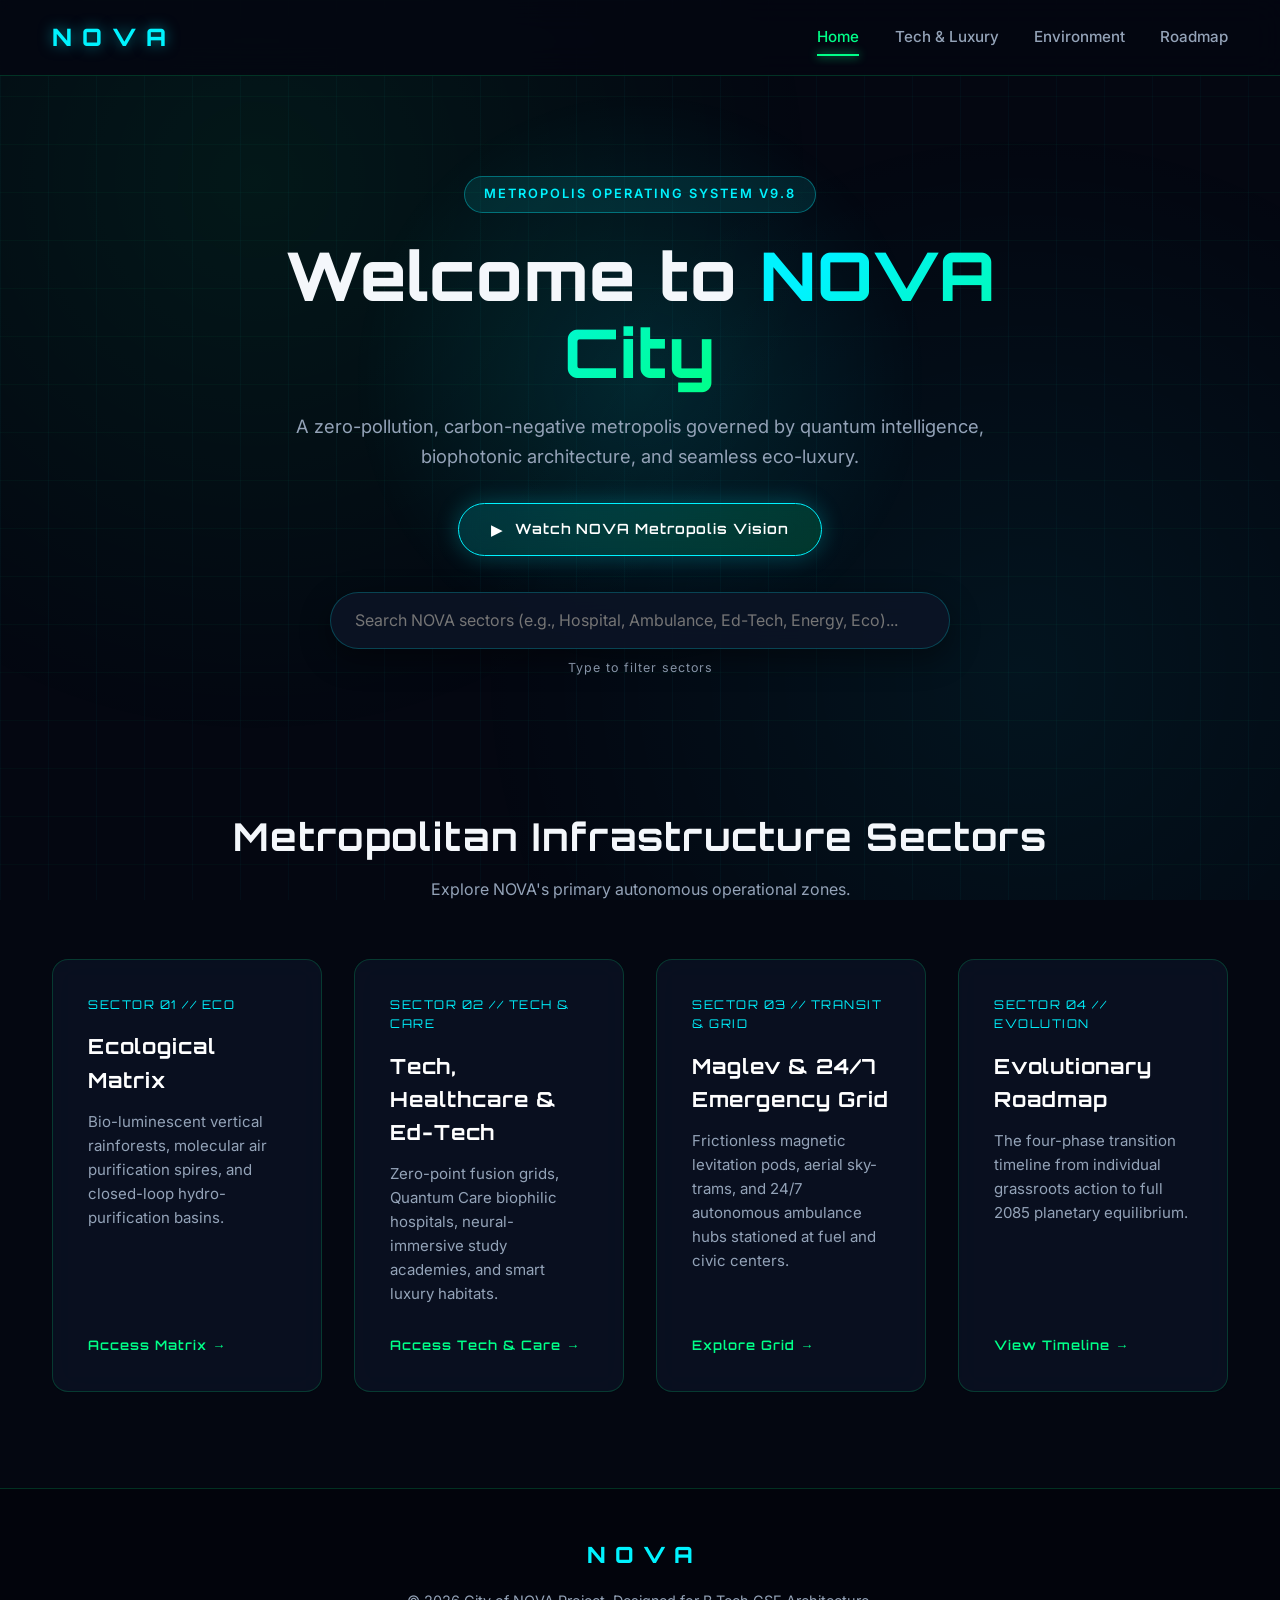
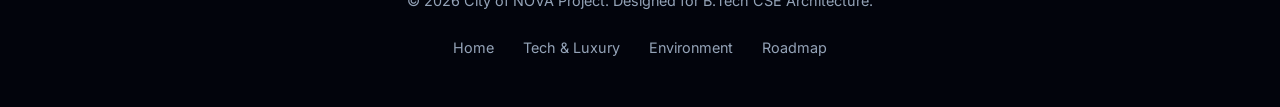
<file: index.html>
<!DOCTYPE html>
<html lang="en">
<head>
    <meta charset="UTF-8">
    <meta name="viewport" content="width=device-width, initial-scale=1.0">
    <title>NOVA | Zero-Pollution Futuristic Metropolis</title>
    <link rel="stylesheet" href="index.css">
    <link href="https://fonts.googleapis.com/css2?family=Orbitron:wght@400;600;800&family=Inter:wght@300;400;500;600&display=swap" rel="stylesheet">
</head>
<body>

    <!-- Animated Background Cyber Grid -->
    <div class="cyber-grid-bg"></div>

    <!-- Navigation Bar -->
    <header class="navbar">
        <div class="nav-container">
            <div class="logo">
                <span class="logo-glow">N O V A</span>
            </div>
            <nav class="nav-links">
                <a href="index.html" class="active">Home</a>
                <a href="tech.html">Tech & Luxury</a>
                <a href="environment.html">Environment</a>
                <a href="roadmap.html">Roadmap</a>
            </nav>
        </div>
    </header>

    <!-- Hero Section with Functional Search Bar & Video CTA -->
    <section class="hero-section">
        <div class="hero-glow"></div>
        <div class="hero-content">
            <span class="badge">Metropolis Operating System v9.8</span>
            <h1>Welcome to <span class="gradient-text">NOVA City</span></h1>
            <p>A zero-pollution, carbon-negative metropolis governed by quantum intelligence, biophotonic architecture, and seamless eco-luxury.</p>
            
            <!-- Futuristic City Video Redirect Button (2+ Minutes Showcase) -->
            <div class="hero-cta-group">
                <a href="https://youtu.be/V328AMkg5XQ?si=64-BNq6-FMfr2GJL" target="_blank" rel="noopener noreferrer" class="video-cta-btn">
                    <span class="play-icon">▶</span> Watch NOVA Metropolis Vision
                </a>
            </div>

            <!-- Functional Live Search Bar -->
            <div class="search-wrapper">
                <div class="search-input-box">
                    <input type="text" id="citySearchInput" placeholder="Search NOVA sectors (e.g., Hospital, Ambulance, Ed-Tech, Energy, Eco)..." autocomplete="off">
                    <button type="button" id="clearSearchBtn" class="clear-search-btn hidden" aria-label="Clear search">✕</button>
                </div>
                <div id="searchIndicator" class="search-indicator">Type to filter sectors</div>
            </div>
        </div>
    </section>

    <!-- City Sectors / Modules Grid -->
    <section class="sectors-section">
        <div class="container">
            <div class="section-header">
                <h2>Metropolitan Infrastructure Sectors</h2>
                <p class="section-subtitle">Explore NOVA's primary autonomous operational zones.</p>
            </div>

            <div id="sectorsGrid" class="sectors-grid">

                <!-- Card 1: Environment -->
                <div class="sector-card" data-keywords="environment eco forest green waste water aqi air purification spires climate nature">
                    <div class="card-glow"></div>
                    <div class="sector-tag">SECTOR 01 // ECO</div>
                    <h3>Ecological Matrix</h3>
                    <p>Bio-luminescent vertical rainforests, molecular air purification spires, and closed-loop hydro-purification basins.</p>
                    <a href="environment.html" class="sector-link">Access Matrix →</a>
                </div>

                <!-- Card 2: Tech, Luxury, Healthcare & Education -->
                <div class="sector-card" data-keywords="tech luxury ai quantum energy homes hospital hospitals healthcare medical family comfort education ed-tech academy study learning holodeck penthouses">
                    <div class="card-glow"></div>
                    <div class="sector-tag">SECTOR 02 // TECH & CARE</div>
                    <h3>Tech, Healthcare & Ed-Tech</h3>
                    <p>Zero-point fusion grids, Quantum Care biophilic hospitals, neural-immersive study academies, and smart luxury habitats.</p>
                    <a href="tech.html" class="sector-link">Access Tech & Care →</a>
                </div>

                <!-- Card 3: Transit & 24/7 Emergency Grid -->
                <div class="sector-card" data-keywords="transit transport maglev travel roads ambulance emergency 24/7 rapid response petrol fuel hubs sky-tram drone">
                    <div class="card-glow"></div>
                    <div class="sector-tag">SECTOR 03 // TRANSIT & GRID</div>
                    <h3>Maglev & 24/7 Emergency Grid</h3>
                    <p>Frictionless magnetic levitation pods, aerial sky-trams, and 24/7 autonomous ambulance hubs stationed at fuel and civic centers.</p>
                    <a href="tech.html" class="sector-link">Explore Grid →</a>
                </div>

                <!-- Card 4: Roadmap -->
                <div class="sector-card" data-keywords="roadmap evolution citizen innovation 2085 timeline future phases development">
                    <div class="card-glow"></div>
                    <div class="sector-tag">SECTOR 04 // EVOLUTION</div>
                    <h3>Evolutionary Roadmap</h3>
                    <p>The four-phase transition timeline from individual grassroots action to full 2085 planetary equilibrium.</p>
                    <a href="roadmap.html" class="sector-link">View Timeline →</a>
                </div>

            </div>

            <!-- No Results State -->
            <div id="noResults" class="no-results hidden">
                <p>No matching sector found in NOVA database. Try searching for "Eco", "Hospital", "Ambulance", "Ed-Tech", or "Transit".</p>
            </div>
        </div>
    </section>

    <!-- Footer -->
    <footer class="footer">
        <div class="footer-container">
            <div class="footer-logo">N O V A</div>
            <p>&copy; 2026 City of NOVA Project. Designed for B.Tech CSE Architecture.</p>
            <div class="footer-links">
                <a href="index.html">Home</a>
                <a href="tech.html">Tech & Luxury</a>
                <a href="environment.html">Environment</a>
                <a href="roadmap.html">Roadmap</a>
            </div>
        </div>
    </footer>

    <!-- JavaScript File -->
    <script src="index.js"></script>
</body>
</html>
</file>
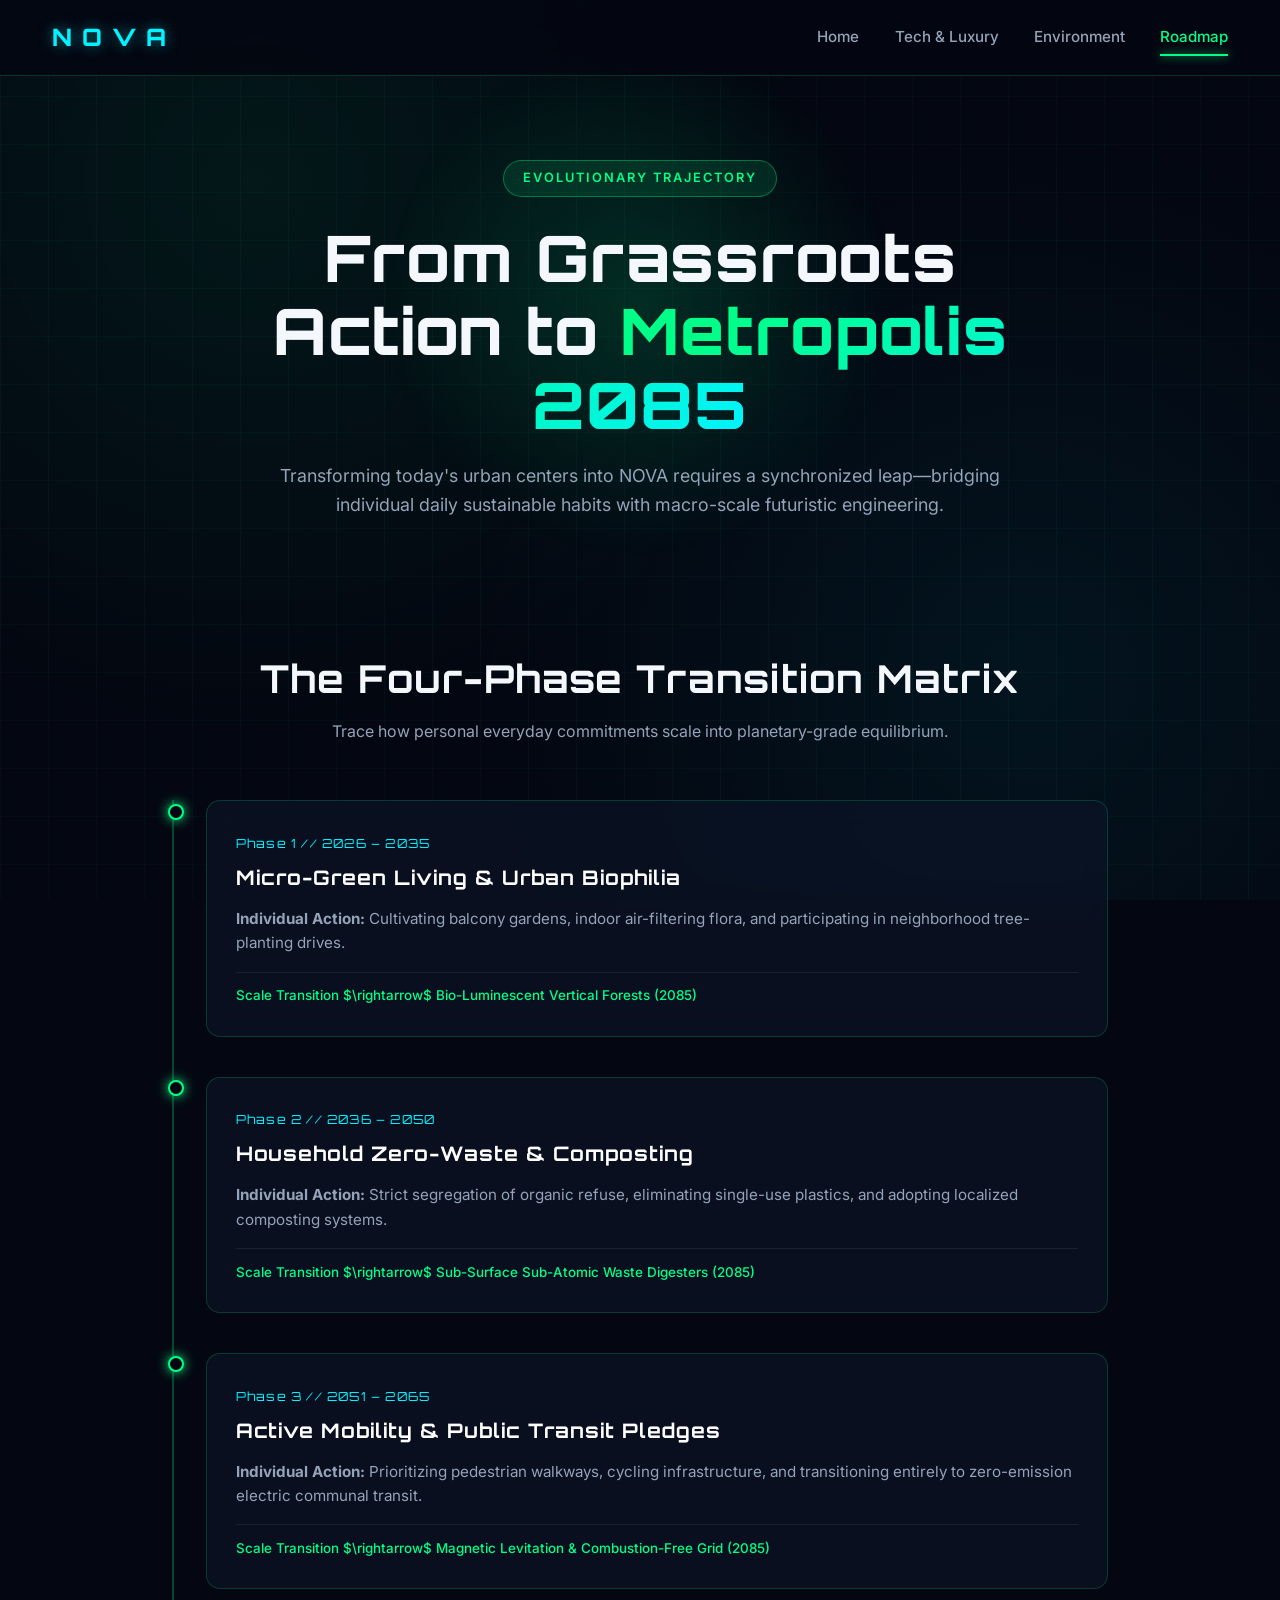
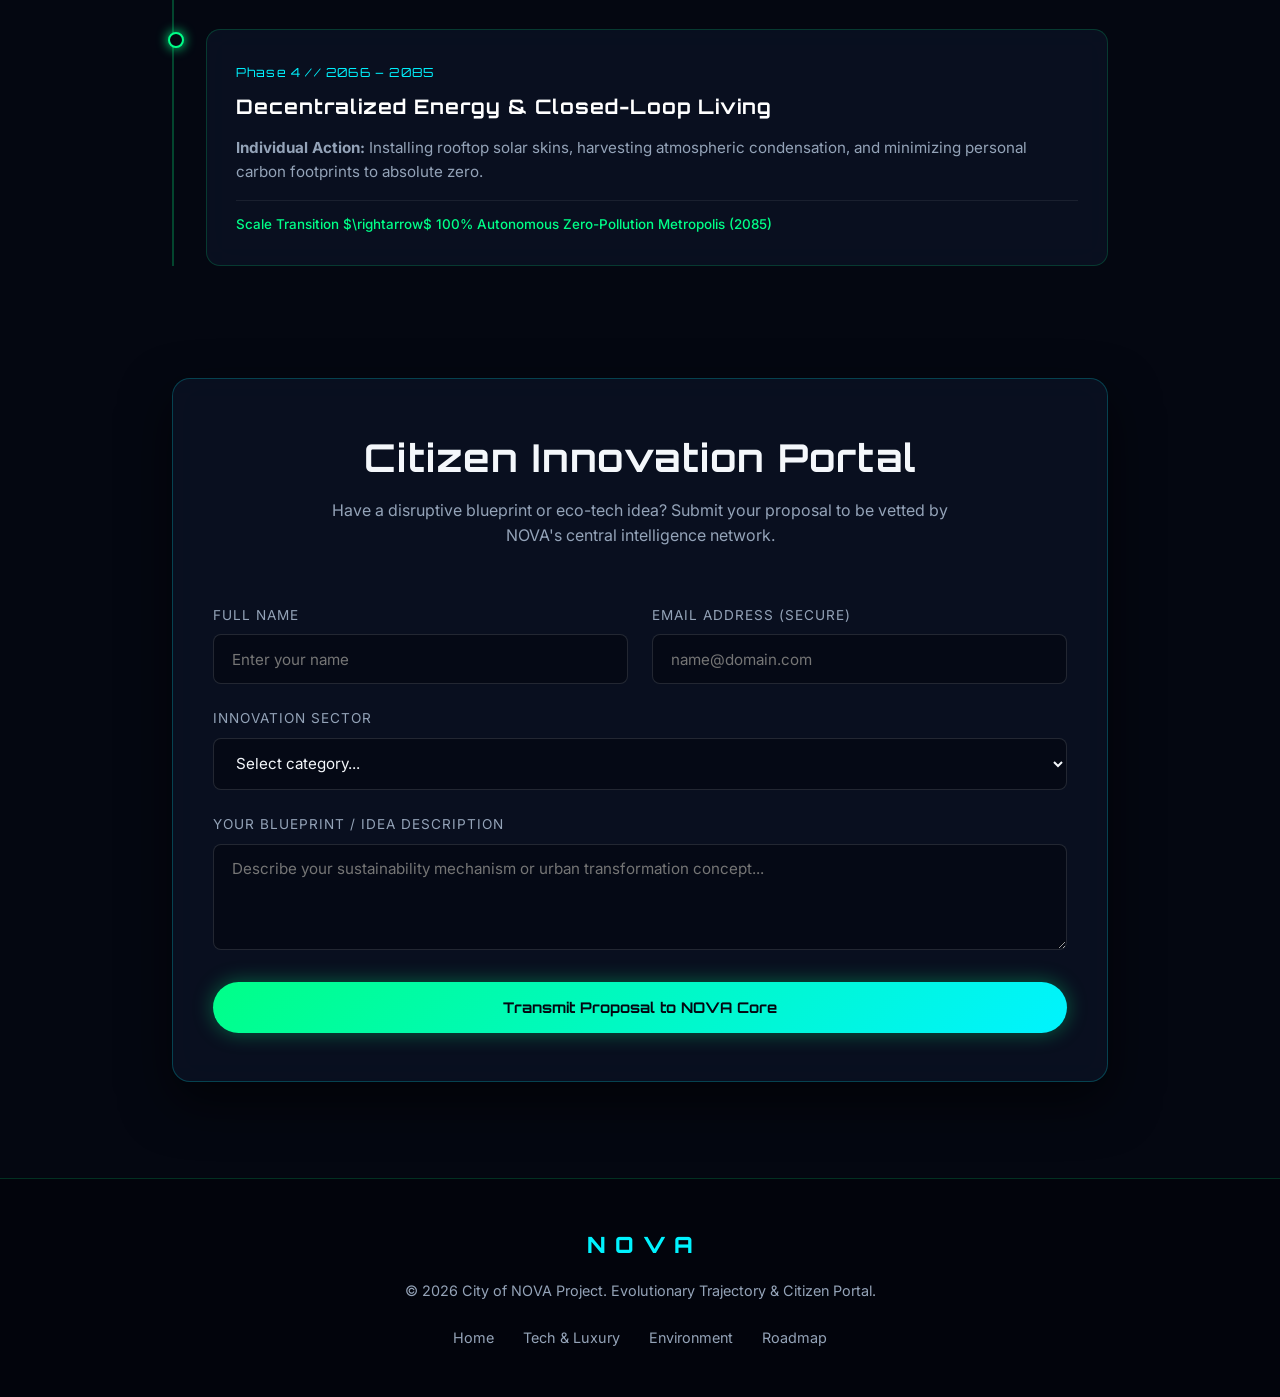
<file: roadmap.html>
<!DOCTYPE html>
<html lang="en">
<head>
    <meta charset="UTF-8">
    <meta name="viewport" content="width=device-width, initial-scale=1.0">
    <title>NOVA | Citizen Roadmap & Innovation Portal</title>
    <link rel="stylesheet" href="roadmap.css">
    <link href="https://fonts.googleapis.com/css2?family=Orbitron:wght@400;600;800&family=Inter:wght@300;400;500;600&display=swap" rel="stylesheet">
</head>
<body>

    <!-- Animated Background Cyber Grid -->
    <div class="cyber-grid-bg"></div>

    <!-- Navigation Bar -->
    <header class="navbar">
        <div class="nav-container">
            <div class="logo">
                <span class="logo-glow">N O V A</span>
            </div>
            <nav class="nav-links">
                <a href="index.html">Home</a>
                <a href="tech.html">Tech & Luxury</a>
                <a href="environment.html">Environment</a>
                <a href="roadmap.html" class="active">Roadmap</a>
            </nav>
        </div>
    </header>

    <!-- Roadmap Hero Section -->
    <section class="roadmap-hero">
        <div class="hero-glow"></div>
        <div class="hero-content">
            <span class="badge">Evolutionary Trajectory</span>
            <h1>From Grassroots Action to <span class="gradient-text">Metropolis 2085</span></h1>
            <p>Transforming today's urban centers into NOVA requires a synchronized leap—bridging individual daily sustainable habits with macro-scale futuristic engineering.</p>
        </div>
    </section>

    <!-- Interactive Roadmap Timeline Section -->
    <section class="timeline-section">
        <div class="container">
            <div class="section-header">
                <h2>The Four-Phase Transition Matrix</h2>
                <p class="section-subtitle">Trace how personal everyday commitments scale into planetary-grade equilibrium.</p>
            </div>

            <div class="timeline-container">
                
                <!-- Timeline Step 1 -->
                <div class="timeline-item">
                    <div class="timeline-dot"></div>
                    <div class="timeline-content">
                        <span class="timeline-phase">Phase 1 // 2026 – 2035</span>
                        <h3>Micro-Green Living & Urban Biophilia</h3>
                        <p><strong>Individual Action:</strong> Cultivating balcony gardens, indoor air-filtering flora, and participating in neighborhood tree-planting drives.</p>
                        <div class="timeline-scale">Scale Transition $\rightarrow$ Bio-Luminescent Vertical Forests (2085)</div>
                    </div>
                </div>

                <!-- Timeline Step 2 -->
                <div class="timeline-item">
                    <div class="timeline-dot"></div>
                    <div class="timeline-content">
                        <span class="timeline-phase">Phase 2 // 2036 – 2050</span>
                        <h3>Household Zero-Waste & Composting</h3>
                        <p><strong>Individual Action:</strong> Strict segregation of organic refuse, eliminating single-use plastics, and adopting localized composting systems.</p>
                        <div class="timeline-scale">Scale Transition $\rightarrow$ Sub-Surface Sub-Atomic Waste Digesters (2085)</div>
                    </div>
                </div>

                <!-- Timeline Step 3 -->
                <div class="timeline-item">
                    <div class="timeline-dot"></div>
                    <div class="timeline-content">
                        <span class="timeline-phase">Phase 3 // 2051 – 2065</span>
                        <h3>Active Mobility & Public Transit Pledges</h3>
                        <p><strong>Individual Action:</strong> Prioritizing pedestrian walkways, cycling infrastructure, and transitioning entirely to zero-emission electric communal transit.</p>
                        <div class="timeline-scale">Scale Transition $\rightarrow$ Magnetic Levitation & Combustion-Free Grid (2085)</div>
                    </div>
                </div>

                <!-- Timeline Step 4 -->
                <div class="timeline-item">
                    <div class="timeline-dot"></div>
                    <div class="timeline-content">
                        <span class="timeline-phase">Phase 4 // 2066 – 2085</span>
                        <h3>Decentralized Energy & Closed-Loop Living</h3>
                        <p><strong>Individual Action:</strong> Installing rooftop solar skins, harvesting atmospheric condensation, and minimizing personal carbon footprints to absolute zero.</p>
                        <div class="timeline-scale">Scale Transition $\rightarrow$ 100% Autonomous Zero-Pollution Metropolis (2085)</div>
                    </div>
                </div>

            </div>
        </div>
    </section>

    <!-- Citizen Innovation & Suggestion Portal Form -->
    <section class="portal-section">
        <div class="container">
            <div class="portal-card">
                <div class="section-header">
                    <h2>Citizen Innovation Portal</h2>
                    <p class="section-subtitle">Have a disruptive blueprint or eco-tech idea? Submit your proposal to be vetted by NOVA's central intelligence network.</p>
                </div>

                <form id="innovationForm" class="innovation-form">
                    <div class="form-grid">
                        <div class="form-group">
                            <label for="citizenName">Full Name</label>
                            <input type="text" id="citizenName" required placeholder="Enter your name">
                        </div>
                        <div class="form-group">
                            <label for="citizenEmail">Email Address (Secure)</label>
                            <input type="email" id="citizenEmail" required placeholder="name@domain.com">
                        </div>
                    </div>
                    
                    <div class="form-group">
                        <label for="ecoCategory">Innovation Sector</label>
                        <select id="ecoCategory" required>
                            <option value="" disabled selected>Select category...</option>
                            <option value="Forests">Vertical Forests & Flora</option>
                            <option value="Air">Air Purification & Spires</option>
                            <option value="Water">Hydro Systems & Conservation</option>
                            <option value="Waste">Zero-Waste & Circular Loops</option>
                            <option value="Transit">Maglev & Transit Systems</option>
                        </select>
                    </div>

                    <div class="form-group">
                        <label for="proposalText">Your Blueprint / Idea Description</label>
                        <textarea id="proposalText" rows="4" required placeholder="Describe your sustainability mechanism or urban transformation concept..."></textarea>
                    </div>

                    <button type="submit" class="submit-btn">Transmit Proposal to NOVA Core</button>
                </form>

                <!-- Success Feedback Message -->
                <div id="formSuccess" class="form-success hidden">
                    <h3>Transmission Successful</h3>
                    <p>Your proposal has been logged, encrypted, and filtered into the NOVA Innovation Database. We will reach out via your secure email.</p>
                </div>
            </div>
        </div>
    </section>

    <!-- Footer -->
    <footer class="footer">
        <div class="footer-container">
            <div class="footer-logo">N O V A</div>
            <p>&copy; 2026 City of NOVA Project. Evolutionary Trajectory & Citizen Portal.</p>
            <div class="footer-links">
                <a href="index.html">Home</a>
                <a href="tech.html">Tech & Luxury</a>
                <a href="environment.html">Environment</a>
                <a href="roadmap.html">Roadmap</a>
            </div>
        </div>
    </footer>

    <!-- Basic JavaScript for Form Handling & Filtering -->
    <script src="roadmap.js"></script>
</body>
</html>
</file>
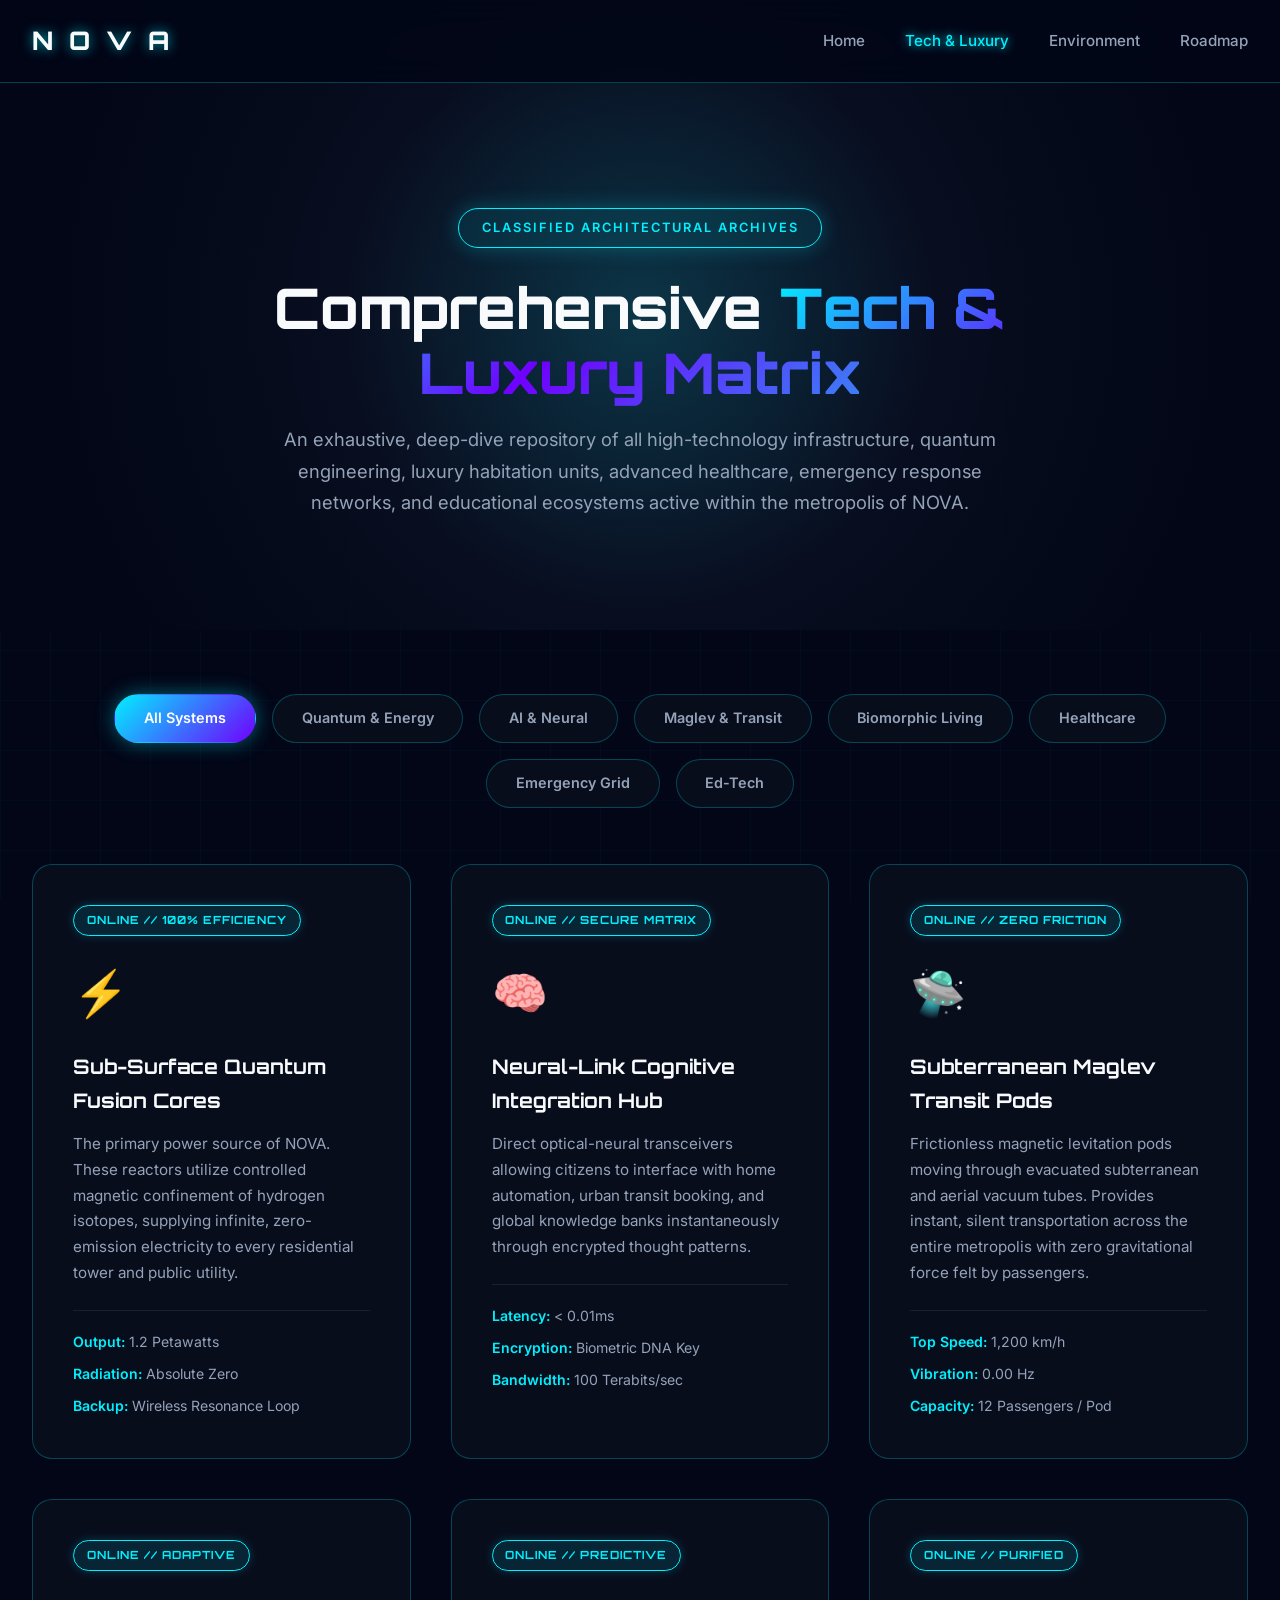
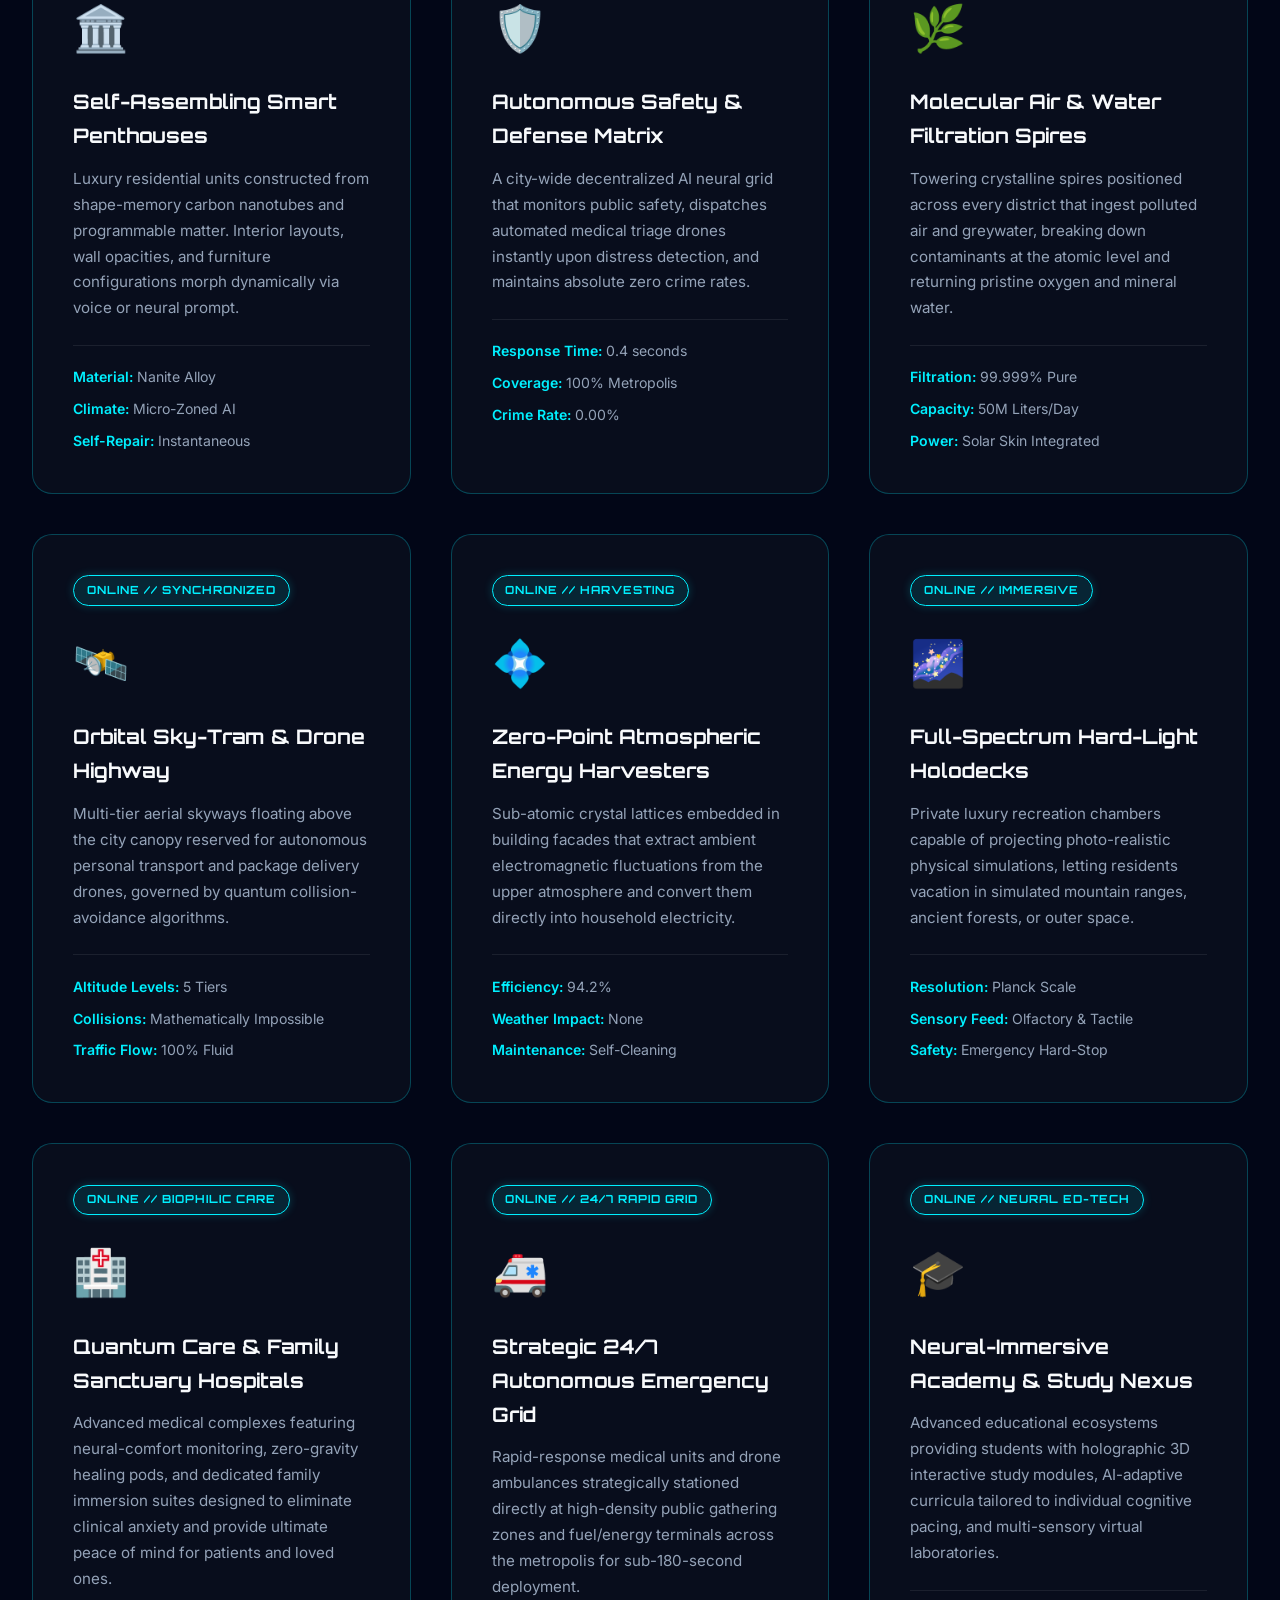
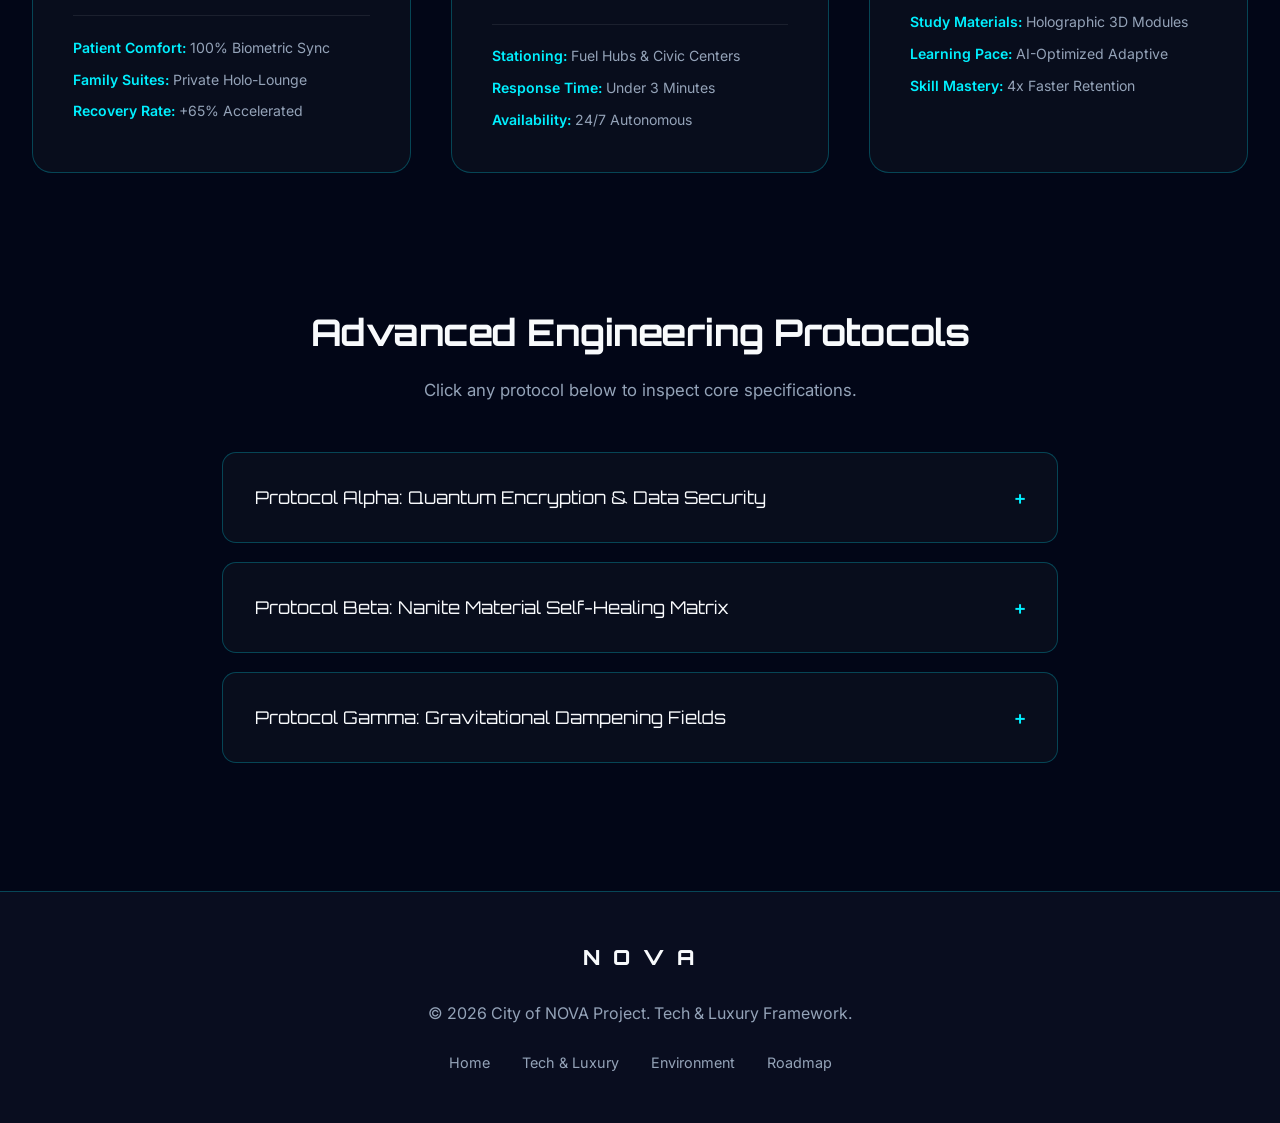
<file: tech.html>
<!DOCTYPE html>
<html lang="en">
<head>
    <meta charset="UTF-8">
    <meta name="viewport" content="width=device-width, initial-scale=1.0">
    <title>NOVA | Comprehensive Tech & Luxury Matrix</title>
    <link rel="stylesheet" href="tech.css">
    <link href="https://fonts.googleapis.com/css2?family=Orbitron:wght@400;600;800&family=Inter:wght@300;400;500;600&display=swap" rel="stylesheet">
</head>
<body>

    <!-- Animated Background Cyber Grid -->
    <div class="cyber-grid-bg"></div>

    <!-- Navigation Bar -->
    <header class="navbar">
        <div class="nav-container">
            <div class="logo">
                <span class="logo-glow">N O V A</span>
            </div>
            <nav class="nav-links">
                <a href="index.html">Home</a>
                <a href="tech.html" class="active">Tech & Luxury</a>
                <a href="environment.html">Environment</a>
                <a href="roadmap.html">Roadmap</a>
            </nav>
        </div>
    </header>

    <!-- Hero Section -->
    <section class="tech-hero">
        <div class="hero-glow"></div>
        <div class="hero-content">
            <span class="badge">Classified Architectural Archives</span>
            <h1>Comprehensive <span class="gradient-text">Tech & Luxury Matrix</span></h1>
            <p>An exhaustive, deep-dive repository of all high-technology infrastructure, quantum engineering, luxury habitation units, advanced healthcare, emergency response networks, and educational ecosystems active within the metropolis of NOVA.</p>
        </div>
    </section>

    <!-- Interactive Pure CSS Category Filter Section -->
    <section class="tech-matrix-section">
        <div class="container">
            
            <!-- Hidden Radio Inputs for Pure CSS Filtering -->
            <input type="radio" name="tech-filter" id="filter-all" checked class="filter-input">
            <input type="radio" name="tech-filter" id="filter-energy" class="filter-input">
            <input type="radio" name="tech-filter" id="filter-ai" class="filter-input">
            <input type="radio" name="tech-filter" id="filter-transit" class="filter-input">
            <input type="radio" name="tech-filter" id="filter-living" class="filter-input">
            <input type="radio" name="tech-filter" id="filter-health" class="filter-input">
            <input type="radio" name="tech-filter" id="filter-emergency" class="filter-input">
            <input type="radio" name="tech-filter" id="filter-education" class="filter-input">

            <!-- Filter Buttons Navigation -->
            <div class="filter-tabs">
                <label for="filter-all" class="tab-btn">All Systems</label>
                <label for="filter-energy" class="tab-btn">Quantum & Energy</label>
                <label for="filter-ai" class="tab-btn">AI & Neural</label>
                <label for="filter-transit" class="tab-btn">Maglev & Transit</label>
                <label for="filter-living" class="tab-btn">Biomorphic Living</label>
                <label for="filter-health" class="tab-btn">Healthcare</label>
                <label for="filter-emergency" class="tab-btn">Emergency Grid</label>
                <label for="filter-education" class="tab-btn">Ed-Tech</label>
            </div>

            <!-- Bulky Content Grid -->
            <div class="matrix-grid">

                <!-- Module 1: Energy -->
                <div class="matrix-card" data-category="energy">
                    <div class="card-status active-status">ONLINE // 100% EFFICIENCY</div>
                    <div class="card-icon">⚡</div>
                    <h3>Sub-Surface Quantum Fusion Cores</h3>
                    <p>The primary power source of NOVA. These reactors utilize controlled magnetic confinement of hydrogen isotopes, supplying infinite, zero-emission electricity to every residential tower and public utility.</p>
                    <div class="spec-list">
                        <div class="spec-item"><span>Output:</span> 1.2 Petawatts</div>
                        <div class="spec-item"><span>Radiation:</span> Absolute Zero</div>
                        <div class="spec-item"><span>Backup:</span> Wireless Resonance Loop</div>
                    </div>
                </div>

                <!-- Module 2: AI & Neural -->
                <div class="matrix-card" data-category="ai">
                    <div class="card-status active-status">ONLINE // SECURE MATRIX</div>
                    <div class="card-icon">🧠</div>
                    <h3>Neural-Link Cognitive Integration Hub</h3>
                    <p>Direct optical-neural transceivers allowing citizens to interface with home automation, urban transit booking, and global knowledge banks instantaneously through encrypted thought patterns.</p>
                    <div class="spec-list">
                        <div class="spec-item"><span>Latency:</span> &lt; 0.01ms</div>
                        <div class="spec-item"><span>Encryption:</span> Biometric DNA Key</div>
                        <div class="spec-item"><span>Bandwidth:</span> 100 Terabits/sec</div>
                    </div>
                </div>

                <!-- Module 3: Transit -->
                <div class="matrix-card" data-category="transit">
                    <div class="card-status active-status">ONLINE // ZERO FRICTION</div>
                    <div class="card-icon">🛸</div>
                    <h3>Subterranean Maglev Transit Pods</h3>
                    <p>Frictionless magnetic levitation pods moving through evacuated subterranean and aerial vacuum tubes. Provides instant, silent transportation across the entire metropolis with zero gravitational force felt by passengers.</p>
                    <div class="spec-list">
                        <div class="spec-item"><span>Top Speed:</span> 1,200 km/h</div>
                        <div class="spec-item"><span>Vibration:</span> 0.00 Hz</div>
                        <div class="spec-item"><span>Capacity:</span> 12 Passengers / Pod</div>
                    </div>
                </div>

                <!-- Module 4: Living -->
                <div class="matrix-card" data-category="living">
                    <div class="card-status active-status">ONLINE // ADAPTIVE</div>
                    <div class="card-icon">🏛️</div>
                    <h3>Self-Assembling Smart Penthouses</h3>
                    <p>Luxury residential units constructed from shape-memory carbon nanotubes and programmable matter. Interior layouts, wall opacities, and furniture configurations morph dynamically via voice or neural prompt.</p>
                    <div class="spec-list">
                        <div class="spec-item"><span>Material:</span> Nanite Alloy</div>
                        <div class="spec-item"><span>Climate:</span> Micro-Zoned AI</div>
                        <div class="spec-item"><span>Self-Repair:</span> Instantaneous</div>
                    </div>
                </div>

                <!-- Module 5: AI & Neural -->
                <div class="matrix-card" data-category="ai">
                    <div class="card-status active-status">ONLINE // PREDICTIVE</div>
                    <div class="card-icon">🛡️</div>
                    <h3>Autonomous Safety & Defense Matrix</h3>
                    <p>A city-wide decentralized AI neural grid that monitors public safety, dispatches automated medical triage drones instantly upon distress detection, and maintains absolute zero crime rates.</p>
                    <div class="spec-list">
                        <div class="spec-item"><span>Response Time:</span> 0.4 seconds</div>
                        <div class="spec-item"><span>Coverage:</span> 100% Metropolis</div>
                        <div class="spec-item"><span>Crime Rate:</span> 0.00%</div>
                    </div>
                </div>

                <!-- Module 6: Living -->
                <div class="matrix-card" data-category="living">
                    <div class="card-status active-status">ONLINE // PURIFIED</div>
                    <div class="card-icon">🌿</div>
                    <h3>Molecular Air & Water Filtration Spires</h3>
                    <p>Towering crystalline spires positioned across every district that ingest polluted air and greywater, breaking down contaminants at the atomic level and returning pristine oxygen and mineral water.</p>
                    <div class="spec-list">
                        <div class="spec-item"><span>Filtration:</span> 99.999% Pure</div>
                        <div class="spec-item"><span>Capacity:</span> 50M Liters/Day</div>
                        <div class="spec-item"><span>Power:</span> Solar Skin Integrated</div>
                    </div>
                </div>

                <!-- Module 7: Transit -->
                <div class="matrix-card" data-category="transit">
                    <div class="card-status active-status">ONLINE // SYNCHRONIZED</div>
                    <div class="card-icon">🛰️</div>
                    <h3>Orbital Sky-Tram & Drone Highway</h3>
                    <p>Multi-tier aerial skyways floating above the city canopy reserved for autonomous personal transport and package delivery drones, governed by quantum collision-avoidance algorithms.</p>
                    <div class="spec-list">
                        <div class="spec-item"><span>Altitude Levels:</span> 5 Tiers</div>
                        <div class="spec-item"><span>Collisions:</span> Mathematically Impossible</div>
                        <div class="spec-item"><span>Traffic Flow:</span> 100% Fluid</div>
                    </div>
                </div>

                <!-- Module 8: Energy -->
                <div class="matrix-card" data-category="energy">
                    <div class="card-status active-status">ONLINE // HARVESTING</div>
                    <div class="card-icon">💠</div>
                    <h3>Zero-Point Atmospheric Energy Harvesters</h3>
                    <p>Sub-atomic crystal lattices embedded in building facades that extract ambient electromagnetic fluctuations from the upper atmosphere and convert them directly into household electricity.</p>
                    <div class="spec-list">
                        <div class="spec-item"><span>Efficiency:</span> 94.2%</div>
                        <div class="spec-item"><span>Weather Impact:</span> None</div>
                        <div class="spec-item"><span>Maintenance:</span> Self-Cleaning</div>
                    </div>
                </div>

                <!-- Module 9: Living -->
                <div class="matrix-card" data-category="living">
                    <div class="card-status active-status">ONLINE // IMMERSIVE</div>
                    <div class="card-icon">🌌</div>
                    <h3>Full-Spectrum Hard-Light Holodecks</h3>
                    <p>Private luxury recreation chambers capable of projecting photo-realistic physical simulations, letting residents vacation in simulated mountain ranges, ancient forests, or outer space.</p>
                    <div class="spec-list">
                        <div class="spec-item"><span>Resolution:</span> Planck Scale</div>
                        <div class="spec-item"><span>Sensory Feed:</span> Olfactory & Tactile</div>
                        <div class="spec-item"><span>Safety:</span> Emergency Hard-Stop</div>
                    </div>
                </div>

                <!-- ==========================================
                     NEW ADDITIONS WITH DEDICATED CATEGORIES
                     ========================================== -->

                <!-- Module 10: Advanced Healthcare & Family Comfort -->
                <div class="matrix-card" data-category="health">
                    <div class="card-status active-status">ONLINE // BIOPHILIC CARE</div>
                    <div class="card-icon">🏥</div>
                    <h3>Quantum Care & Family Sanctuary Hospitals</h3>
                    <p>Advanced medical complexes featuring neural-comfort monitoring, zero-gravity healing pods, and dedicated family immersion suites designed to eliminate clinical anxiety and provide ultimate peace of mind for patients and loved ones.</p>
                    <div class="spec-list">
                        <div class="spec-item"><span>Patient Comfort:</span> 100% Biometric Sync</div>
                        <div class="spec-item"><span>Family Suites:</span> Private Holo-Lounge</div>
                        <div class="spec-item"><span>Recovery Rate:</span> +65% Accelerated</div>
                    </div>
                </div>

                <!-- Module 11: Strategic 24/7 Ambulance & Emergency Grid -->
                <div class="matrix-card" data-category="emergency">
                    <div class="card-status active-status">ONLINE // 24/7 RAPID GRID</div>
                    <div class="card-icon">🚑</div>
                    <h3>Strategic 24/7 Autonomous Emergency Grid</h3>
                    <p>Rapid-response medical units and drone ambulances strategically stationed directly at high-density public gathering zones and fuel/energy terminals across the metropolis for sub-180-second deployment.</p>
                    <div class="spec-list">
                        <div class="spec-item"><span>Stationing:</span> Fuel Hubs & Civic Centers</div>
                        <div class="spec-item"><span>Response Time:</span> Under 3 Minutes</div>
                        <div class="spec-item"><span>Availability:</span> 24/7 Autonomous</div>
                    </div>
                </div>

                <!-- Module 12: Next-Gen Educational Technology -->
                <div class="matrix-card" data-category="education">
                    <div class="card-status active-status">ONLINE // NEURAL ED-TECH</div>
                    <div class="card-icon">🎓</div>
                    <h3>Neural-Immersive Academy & Study Nexus</h3>
                    <p>Advanced educational ecosystems providing students with holographic 3D interactive study modules, AI-adaptive curricula tailored to individual cognitive pacing, and multi-sensory virtual laboratories.</p>
                    <div class="spec-list">
                        <div class="spec-item"><span>Study Materials:</span> Holographic 3D Modules</div>
                        <div class="spec-item"><span>Learning Pace:</span> AI-Optimized Adaptive</div>
                        <div class="spec-item"><span>Skill Mastery:</span> 4x Faster Retention</div>
                    </div>
                </div>

            </div>
        </div>
    </section>

    <!-- Deep Technical Accordion Section -->
    <section class="deep-specs-section">
        <div class="container">
            <div class="section-header">
                <h2>Advanced Engineering Protocols</h2>
                <p class="section-subtitle">Click any protocol below to inspect core specifications.</p>
            </div>

            <div class="accordion-group">
                <details class="accordion-item">
                    <summary>Protocol Alpha: Quantum Encryption & Data Security</summary>
                    <div class="accordion-body">
                        <p>All data traffic within NOVA is secured using entanglement-based quantum key distribution (QKD). Any attempt by an unauthorized entity to intercept communication collapses the quantum state, alerting the defense matrix instantly and rendering intercepted packets into randomized noise.</p>
                    </div>
                </details>
                <details class="accordion-item">
                    <summary>Protocol Beta: Nanite Material Self-Healing Matrix</summary>
                    <div class="accordion-body">
                        <p>Structural foundations and public architecture are infused with dormant catalytic nanobots. Upon sustaining micro-fractures from seismic stress or wear, nanobots migrate to the affected zone, polymerize carbon-fiber bonds, and restore tensile strength within 120 seconds.</p>
                    </div>
                </details>
                <details class="accordion-item">
                    <summary>Protocol Gamma: Gravitational Dampening Fields</summary>
                    <div class="accordion-body">
                        <p>Utilized in residential high-rises and high-speed maglev transport cars. Localized graviton flux generators counteract gravitational acceleration, allowing passengers to experience absolute stability during extreme acceleration maneuvers.</p>
                    </div>
                </details>
            </div>
        </div>
    </section>

    <!-- Footer -->
    <footer class="footer">
        <div class="footer-container">
            <div class="footer-logo">N O V A</div>
            <p>&copy; 2026 City of NOVA Project. Tech & Luxury Framework.</p>
            <div class="footer-links">
                <a href="index.html">Home</a>
                <a href="tech.html">Tech & Luxury</a>
                <a href="environment.html">Environment</a>
                <a href="roadmap.html">Roadmap</a>
            </div>
        </div>
    </footer>
<script src="tech.js"></script>
</body>
</html>
</file>
<file: index.css>
/* ==========================================
   NOVA - Home Page & Search UI CSS (Fully Responsive)
   ========================================== */

:root {
  --bg-deep: #040711;
  --bg-surface: rgba(12, 20, 38, 0.72);
  --bg-surface-hover: rgba(16, 28, 52, 0.9);
  --border-glass: rgba(0, 255, 136, 0.18);
  --border-cyan: rgba(0, 243, 255, 0.22);
  --neon-emerald: #00ff88;
  --neon-cyan: #00f3ff;
  --text-main: #f4f7fb;
  --text-muted: #94a3b8;
  --transition: all 0.35s cubic-bezier(0.25, 0.8, 0.25, 1);
}

* {
  margin: 0;
  padding: 0;
  box-sizing: border-box;
}

body {
  background-color: var(--bg-deep);
  color: var(--text-main);
  font-family: 'Inter', sans-serif;
  line-height: 1.6;
  overflow-x: hidden;
  position: relative;
}

h1, h2, h3, .logo-glow, .footer-logo, .sector-tag {
  font-family: 'Orbitron', sans-serif;
  letter-spacing: 1px;
}

/* ==========================================
   Animated Cyber Grid Background
   ========================================== */
.cyber-grid-bg {
  position: fixed;
  inset: 0;
  z-index: -1;
  background-image:
    linear-gradient(rgba(0, 255, 136, 0.03) 1px, transparent 1px),
    linear-gradient(90deg, rgba(0, 243, 255, 0.03) 1px, transparent 1px),
    radial-gradient(circle at 20% 20%, rgba(0, 255, 136, 0.07) 0%, transparent 45%),
    radial-gradient(circle at 80% 75%, rgba(0, 243, 255, 0.06) 0%, transparent 45%);
  background-size: 48px 48px, 48px 48px, 100% 100%, 100% 100%;
  pointer-events: none;
}

/* ==========================================
   Navigation Bar
   ========================================== */
.navbar {
  position: fixed;
  top: 0;
  left: 0;
  width: 100%;
  z-index: 1000;
  background: rgba(4, 7, 17, 0.85);
  backdrop-filter: blur(16px);
  border-bottom: 1px solid var(--border-glass);
}

.nav-container {
  max-width: 1240px;
  margin: 0 auto;
  padding: 1.15rem 2rem;
  display: flex;
  justify-content: space-between;
  align-items: center;
}

.logo-glow {
  font-size: 1.5rem;
  font-weight: 800;
  color: var(--neon-cyan);
  text-shadow: 0 0 14px rgba(0, 243, 255, 0.5);
}

.nav-links {
  display: flex;
  gap: 2.2rem;
}

.nav-links a {
  text-decoration: none;
  color: var(--text-muted);
  font-size: 0.95rem;
  font-weight: 500;
  transition: var(--transition);
  position: relative;
}

.nav-links a:hover,
.nav-links a.active {
  color: var(--neon-emerald);
}

.nav-links a.active::after {
  content: '';
  position: absolute;
  bottom: -6px;
  left: 0;
  width: 100%;
  height: 2px;
  background: var(--neon-emerald);
  box-shadow: 0 0 10px var(--neon-emerald);
}

/* ==========================================
   Hero Section, Video Button & Live Search Bar
   ========================================== */
.hero-section {
  position: relative;
  padding: 11rem 2rem 5rem;
  text-align: center;
  overflow: hidden;
}

.hero-glow {
  position: absolute;
  top: 50%;
  left: 50%;
  transform: translate(-50%, -50%);
  width: 580px;
  height: 580px;
  background: radial-gradient(circle, rgba(0, 243, 255, 0.12) 0%, transparent 70%);
  pointer-events: none;
  z-index: 0;
}

.hero-content {
  position: relative;
  z-index: 1;
  max-width: 850px;
  margin: 0 auto;
}

.badge {
  display: inline-block;
  padding: 0.45rem 1.2rem;
  background: rgba(0, 243, 255, 0.1);
  border: 1px solid rgba(0, 243, 255, 0.35);
  border-radius: 50px;
  color: var(--neon-cyan);
  font-size: 0.8rem;
  font-weight: 600;
  text-transform: uppercase;
  letter-spacing: 2px;
  margin-bottom: 1.5rem;
}

.hero-section h1 {
  font-size: clamp(2.5rem, 5.5vw, 4.2rem);
  font-weight: 800;
  line-height: 1.15;
  margin-bottom: 1.3rem;
}

.gradient-text {
  background: linear-gradient(135deg, var(--neon-cyan) 20%, var(--neon-emerald) 100%);
  -webkit-background-clip: text;
  -webkit-text-fill-color: transparent;
}

.hero-section p {
  color: var(--text-muted);
  font-size: 1.15rem;
  max-width: 700px;
  margin: 0 auto 2rem;
}

/* Video Showcase Button */
.hero-cta-group {
  margin-bottom: 2.2rem;
}

.video-cta-btn {
  display: inline-flex;
  align-items: center;
  gap: 0.7rem;
  padding: 0.9rem 2rem;
  background: linear-gradient(135deg, rgba(0, 243, 255, 0.16), rgba(0, 255, 136, 0.16));
  border: 1px solid var(--neon-cyan);
  border-radius: 50px;
  color: #ffffff;
  font-family: 'Orbitron', sans-serif;
  font-size: 0.88rem;
  font-weight: 600;
  letter-spacing: 1px;
  text-decoration: none;
  backdrop-filter: blur(12px);
  box-shadow: 0 0 22px rgba(0, 243, 255, 0.25);
  transition: var(--transition);
}

.video-cta-btn:hover {
  background: linear-gradient(135deg, var(--neon-cyan), var(--neon-emerald));
  color: #040711;
  border-color: transparent;
  transform: translateY(-3px);
  box-shadow: 0 0 32px rgba(0, 255, 136, 0.55);
}

.play-icon {
  font-size: 0.85rem;
}

/* Search Bar Styling */
.search-wrapper {
  max-width: 620px;
  margin: 0 auto;
  position: relative;
}

.search-input-box {
  position: relative;
  display: flex;
  align-items: center;
}

.search-wrapper input {
  width: 100%;
  padding: 1.1rem 3.2rem 1.1rem 1.5rem;
  background: rgba(12, 20, 38, 0.85);
  border: 1px solid var(--border-cyan);
  border-radius: 50px;
  color: var(--text-main);
  font-family: 'Inter', sans-serif;
  font-size: 1rem;
  backdrop-filter: blur(12px);
  transition: var(--transition);
  box-shadow: 0 10px 30px rgba(0, 0, 0, 0.4);
}

.search-wrapper input:focus {
  outline: none;
  border-color: var(--neon-emerald);
  box-shadow: 0 0 25px rgba(0, 255, 136, 0.3);
}

.clear-search-btn {
  position: absolute;
  right: 1.1rem;
  background: rgba(255, 255, 255, 0.08);
  border: 1px solid rgba(255, 255, 255, 0.15);
  color: var(--text-muted);
  width: 28px;
  height: 28px;
  border-radius: 50%;
  font-size: 0.8rem;
  cursor: pointer;
  display: flex;
  align-items: center;
  justify-content: center;
  transition: var(--transition);
}

.clear-search-btn:hover {
  background: rgba(0, 243, 255, 0.2);
  color: var(--neon-cyan);
  border-color: var(--neon-cyan);
}

.search-indicator {
  font-size: 0.78rem;
  color: var(--text-muted);
  margin-top: 0.6rem;
  letter-spacing: 1px;
}

/* ==========================================
   Sectors Grid Section
   ========================================== */
.sectors-section {
  padding: 3rem 0 6rem;
}

.container {
  max-width: 1240px;
  margin: 0 auto;
  padding: 0 2rem;
}

.section-header {
  text-align: center;
  margin-bottom: 3.5rem;
}

.section-header h2 {
  font-size: clamp(1.8rem, 3.5vw, 2.4rem);
  margin-bottom: 0.6rem;
}

.section-subtitle {
  color: var(--text-muted);
  font-size: 1rem;
}

.sectors-grid {
  display: grid;
  grid-template-columns: repeat(auto-fit, minmax(270px, 1fr));
  gap: 2rem;
}

.sector-card {
  background: var(--bg-surface);
  border: 1px solid var(--border-glass);
  border-radius: 16px;
  padding: 2.2rem;
  backdrop-filter: blur(14px);
  transition: var(--transition);
  display: flex;
  flex-direction: column;
  position: relative;
  overflow: hidden;
}

.sector-card:hover {
  background: var(--bg-surface-hover);
  border-color: var(--neon-emerald);
  transform: translateY(-6px);
  box-shadow: 0 18px 40px rgba(0, 0, 0, 0.65), 0 0 24px rgba(0, 255, 136, 0.15);
}

.sector-tag {
  font-size: 0.75rem;
  color: var(--neon-cyan);
  margin-bottom: 1rem;
  letter-spacing: 1.5px;
}

.sector-card h3 {
  font-size: 1.3rem;
  color: #ffffff;
  margin-bottom: 0.8rem;
}

.sector-card p {
  color: var(--text-muted);
  font-size: 0.94rem;
  margin-bottom: 1.8rem;
  flex-grow: 1;
}

.sector-link {
  color: var(--neon-emerald);
  text-decoration: none;
  font-family: 'Orbitron', sans-serif;
  font-size: 0.82rem;
  font-weight: 600;
  letter-spacing: 1px;
  transition: var(--transition);
}

.sector-link:hover {
  color: var(--neon-cyan);
  text-shadow: 0 0 10px rgba(0, 243, 255, 0.4);
}

.no-results {
  text-align: center;
  padding: 3rem;
  color: var(--text-muted);
  font-size: 1.05rem;
}

.hidden {
  display: none !important;
}

/* ==========================================
   Footer
   ========================================== */
.footer {
  border-top: 1px solid var(--border-glass);
  background: rgba(3, 5, 12, 0.92);
  padding: 3rem 2rem;
  text-align: center;
}

.footer-container {
  max-width: 1200px;
  margin: 0 auto;
  display: flex;
  flex-direction: column;
  align-items: center;
  gap: 1rem;
}

.footer-logo {
  font-size: 1.4rem;
  font-weight: 800;
  color: var(--neon-cyan);
}

.footer p {
  color: var(--text-muted);
  font-size: 0.9rem;
}

.footer-links {
  display: flex;
  gap: 1.8rem;
  margin-top: 0.5rem;
  flex-wrap: wrap;
  justify-content: center;
}

.footer-links a {
  color: var(--text-muted);
  text-decoration: none;
  font-size: 0.9rem;
  transition: var(--transition);
}

.footer-links a:hover {
  color: var(--neon-emerald);
}

/* ==========================================
   Responsive Adjustments for Mobile & Tablets
   ========================================== */
@media (max-width: 768px) {
  .container, .nav-container {
    padding-left: 1rem;
    padding-right: 1rem;
  }

  .nav-container {
    flex-direction: column;
    gap: 0.8rem;
    padding-top: 1rem;
    padding-bottom: 1rem;
  }

  .nav-links {
    gap: 1.2rem;
    flex-wrap: wrap;
    justify-content: center;
  }

  .hero-section {
    padding: 8.5rem 1rem 3.5rem;
  }

  .hero-glow {
    width: 320px;
    height: 320px;
  }

  .sectors-grid {
    grid-template-columns: 1fr;
    gap: 1.5rem;
  }
}

@media (max-width: 480px) {
  .hero-section h1 {
    font-size: 2.1rem;
  }

  .hero-section p {
    font-size: 1rem;
  }

  .video-cta-btn {
    padding: 0.8rem 1.4rem;
    font-size: 0.8rem;
  }

  .sector-card {
    padding: 1.5rem;
  }

  .footer-links {
    gap: 1rem;
  }
}
</file>
<file: roadmap.css>
/* ==========================================
   NOVA - Roadmap & Citizen Portal CSS (Fully Responsive)
   ========================================== */

:root {
  --bg-deep: #040711;
  --bg-surface: rgba(12, 20, 38, 0.72);
  --bg-surface-hover: rgba(16, 28, 52, 0.9);
  --border-glass: rgba(0, 255, 136, 0.18);
  --border-cyan: rgba(0, 243, 255, 0.22);
  --neon-emerald: #00ff88;
  --neon-cyan: #00f3ff;
  --text-main: #f4f7fb;
  --text-muted: #94a3b8;
  --transition: all 0.35s cubic-bezier(0.25, 0.8, 0.25, 1);
}

* {
  margin: 0;
  padding: 0;
  box-sizing: border-box;
}

body {
  background-color: var(--bg-deep);
  color: var(--text-main);
  font-family: 'Inter', sans-serif;
  line-height: 1.6;
  overflow-x: hidden;
  position: relative;
}

h1, h2, h3, .logo-glow, .footer-logo, .timeline-phase {
  font-family: 'Orbitron', sans-serif;
  letter-spacing: 1px;
}

/* ==========================================
   Animated Cyber Grid Background
   ========================================== */
.cyber-grid-bg {
  position: fixed;
  inset: 0;
  z-index: -1;
  background-image:
    linear-gradient(rgba(0, 255, 136, 0.03) 1px, transparent 1px),
    linear-gradient(90deg, rgba(0, 243, 255, 0.03) 1px, transparent 1px),
    radial-gradient(circle at 20% 20%, rgba(0, 255, 136, 0.07) 0%, transparent 45%),
    radial-gradient(circle at 80% 75%, rgba(0, 243, 255, 0.06) 0%, transparent 45%);
  background-size: 48px 48px, 48px 48px, 100% 100%, 100% 100%;
  pointer-events: none;
}

/* ==========================================
   Navigation Bar
   ========================================== */
.navbar {
  position: fixed;
  top: 0;
  left: 0;
  width: 100%;
  z-index: 1000;
  background: rgba(4, 7, 17, 0.85);
  backdrop-filter: blur(16px);
  border-bottom: 1px solid var(--border-glass);
}

.nav-container {
  max-width: 1240px;
  margin: 0 auto;
  padding: 1.15rem 2rem;
  display: flex;
  justify-content: space-between;
  align-items: center;
}

.logo-glow {
  font-size: 1.5rem;
  font-weight: 800;
  color: var(--neon-cyan);
  text-shadow: 0 0 14px rgba(0, 243, 255, 0.5);
}

.nav-links {
  display: flex;
  gap: 2.2rem;
}

.nav-links a {
  text-decoration: none;
  color: var(--text-muted);
  font-size: 0.95rem;
  font-weight: 500;
  transition: var(--transition);
  position: relative;
}

.nav-links a:hover,
.nav-links a.active {
  color: var(--neon-emerald);
}

.nav-links a.active::after {
  content: '';
  position: absolute;
  bottom: -6px;
  left: 0;
  width: 100%;
  height: 2px;
  background: var(--neon-emerald);
  box-shadow: 0 0 10px var(--neon-emerald);
}

/* ==========================================
   Hero Section
   ========================================== */
.roadmap-hero {
  position: relative;
  padding: 10rem 2rem 5rem;
  text-align: center;
  overflow: hidden;
}

.hero-glow {
  position: absolute;
  top: 50%;
  left: 50%;
  transform: translate(-50%, -50%);
  width: 520px;
  height: 520px;
  background: radial-gradient(circle, rgba(0, 255, 136, 0.14) 0%, transparent 70%);
  pointer-events: none;
  z-index: 0;
}

.hero-content {
  position: relative;
  z-index: 1;
  max-width: 850px;
  margin: 0 auto;
}

.badge {
  display: inline-block;
  padding: 0.45rem 1.2rem;
  background: rgba(0, 255, 136, 0.1);
  border: 1px solid rgba(0, 255, 136, 0.35);
  border-radius: 50px;
  color: var(--neon-emerald);
  font-size: 0.8rem;
  font-weight: 600;
  text-transform: uppercase;
  letter-spacing: 2px;
  margin-bottom: 1.5rem;
}

.roadmap-hero h1 {
  font-size: clamp(2.4rem, 5vw, 4rem);
  font-weight: 800;
  line-height: 1.15;
  margin-bottom: 1.3rem;
}

.gradient-text {
  background: linear-gradient(135deg, var(--neon-emerald) 20%, var(--neon-cyan) 100%);
  -webkit-background-clip: text;
  -webkit-text-fill-color: transparent;
}

.roadmap-hero p {
  color: var(--text-muted);
  font-size: 1.12rem;
  max-width: 720px;
  margin: 0 auto;
}

/* ==========================================
   Timeline Section
   ========================================== */
.timeline-section {
  padding: 3rem 0 5rem;
}

.container {
  max-width: 1000px;
  margin: 0 auto;
  padding: 0 2rem;
}

.section-header {
  text-align: center;
  margin-bottom: 3.5rem;
}

.section-header h2 {
  font-size: clamp(1.8rem, 3.5vw, 2.4rem);
  margin-bottom: 0.6rem;
}

.section-subtitle {
  color: var(--text-muted);
  font-size: 1rem;
  max-width: 650px;
  margin: 0 auto;
}

.timeline-container {
  position: relative;
  margin: 0 auto;
  padding-left: 2rem;
  border-left: 2px solid rgba(0, 255, 136, 0.25);
  display: flex;
  flex-direction: column;
  gap: 2.5rem;
}

.timeline-item {
  position: relative;
}

.timeline-dot {
  position: absolute;
  left: -2.38rem;
  top: 0.2rem;
  width: 16px;
  height: 16px;
  background: var(--bg-deep);
  border: 2px solid var(--neon-emerald);
  border-radius: 50%;
  box-shadow: 0 0 12px var(--neon-emerald);
  transition: var(--transition);
}

.timeline-item:hover .timeline-dot {
  background: var(--neon-emerald);
  transform: scale(1.2);
}

.timeline-content {
  background: var(--bg-surface);
  border: 1px solid var(--border-glass);
  border-radius: 14px;
  padding: 1.8rem;
  backdrop-filter: blur(14px);
  transition: var(--transition);
}

.timeline-item:hover .timeline-content {
  border-color: var(--neon-emerald);
  background: var(--bg-surface-hover);
  transform: translateY(-4px);
  box-shadow: 0 12px 30px rgba(0, 0, 0, 0.5);
}

.timeline-phase {
  display: inline-block;
  font-size: 0.78rem;
  color: var(--neon-cyan);
  margin-bottom: 0.5rem;
  letter-spacing: 1.2px;
}

.timeline-content h3 {
  font-size: 1.25rem;
  color: #ffffff;
  margin-bottom: 0.8rem;
}

.timeline-content p {
  color: var(--text-muted);
  font-size: 0.95rem;
  margin-bottom: 1rem;
}

.timeline-scale {
  font-size: 0.84rem;
  color: var(--neon-emerald);
  font-weight: 500;
  border-top: 1px solid rgba(255, 255, 255, 0.07);
  padding-top: 0.8rem;
}

/* ==========================================
   Citizen Innovation Portal Form Section
   ========================================== */
.portal-section {
  padding: 2rem 0 6rem;
}

.portal-card {
  background: var(--bg-surface);
  border: 1px solid var(--border-cyan);
  border-radius: 18px;
  padding: 3rem 2.5rem;
  backdrop-filter: blur(16px);
  box-shadow: 0 20px 50px rgba(0, 0, 0, 0.6);
}

.innovation-form {
  display: flex;
  flex-direction: column;
  gap: 1.5rem;
}

.form-grid {
  display: grid;
  grid-template-columns: repeat(auto-fit, minmax(260px, 1fr));
  gap: 1.5rem;
}

.form-group {
  display: flex;
  flex-direction: column;
  gap: 0.5rem;
}

.form-group label {
  font-size: 0.85rem;
  color: var(--text-muted);
  text-transform: uppercase;
  letter-spacing: 1px;
}

.form-group input,
.form-group select,
.form-group textarea {
  background: rgba(4, 7, 17, 0.6);
  border: 1px solid rgba(255, 255, 255, 0.12);
  border-radius: 8px;
  padding: 0.9rem 1.1rem;
  color: var(--text-main);
  font-family: 'Inter', sans-serif;
  font-size: 0.95rem;
  transition: var(--transition);
}

.form-group input:focus,
.form-group select:focus,
.form-group textarea:focus {
  outline: none;
  border-color: var(--neon-emerald);
  box-shadow: 0 0 12px rgba(0, 255, 136, 0.25);
}

.submit-btn {
  margin-top: 0.5rem;
  padding: 1rem 2rem;
  background: linear-gradient(135deg, var(--neon-emerald), var(--neon-cyan));
  color: var(--bg-deep);
  border: none;
  border-radius: 50px;
  font-family: 'Orbitron', sans-serif;
  font-size: 0.92rem;
  font-weight: 700;
  cursor: pointer;
  transition: var(--transition);
  box-shadow: 0 0 20px rgba(0, 255, 136, 0.35);
}

.submit-btn:hover {
  transform: translateY(-2px);
  box-shadow: 0 0 30px rgba(0, 255, 136, 0.6);
}

.form-success {
  text-align: center;
  padding: 2.5rem;
  background: rgba(0, 255, 136, 0.08);
  border: 1px solid var(--neon-emerald);
  border-radius: 12px;
  margin-top: 1rem;
}

.form-success h3 {
  color: var(--neon-emerald);
  margin-bottom: 0.5rem;
}

.form-success p {
  color: var(--text-muted);
  font-size: 0.95rem;
}

.hidden {
  display: none !important;
}

/* ==========================================
   Footer
   ========================================== */
.footer {
  border-top: 1px solid var(--border-glass);
  background: rgba(3, 5, 12, 0.92);
  padding: 3rem 2rem;
  text-align: center;
}

.footer-container {
  max-width: 1200px;
  margin: 0 auto;
  display: flex;
  flex-direction: column;
  align-items: center;
  gap: 1rem;
}

.footer-logo {
  font-size: 1.4rem;
  font-weight: 800;
  color: var(--neon-cyan);
}

.footer p {
  color: var(--text-muted);
  font-size: 0.9rem;
}

.footer-links {
  display: flex;
  gap: 1.8rem;
  margin-top: 0.5rem;
  flex-wrap: wrap;
  justify-content: center;
}

.footer-links a {
  color: var(--text-muted);
  text-decoration: none;
  font-size: 0.9rem;
  transition: var(--transition);
}

.footer-links a:hover {
  color: var(--neon-emerald);
}

/* ==========================================
   Responsive Adjustments for Mobile & Tablets
   ========================================== */
@media (max-width: 768px) {
  .container, .nav-container {
    padding-left: 1rem;
    padding-right: 1rem;
  }

  .nav-container {
    flex-direction: column;
    gap: 0.8rem;
    padding-top: 1rem;
    padding-bottom: 1rem;
  }

  .nav-links {
    gap: 1.2rem;
    flex-wrap: wrap;
    justify-content: center;
  }

  .roadmap-hero {
    padding: 8.5rem 1rem 3.5rem;
  }

  .hero-glow {
    width: 320px;
    height: 320px;
  }

  .portal-card {
    padding: 2rem 1.5rem;
  }

  .timeline-container {
    padding-left: 1.5rem;
  }

  .timeline-dot {
    left: -1.88rem;
  }
}

@media (max-width: 480px) {
  .roadmap-hero h1 {
    font-size: 2.1rem;
  }

  .roadmap-hero p {
    font-size: 1rem;
  }

  .portal-card {
    padding: 1.5rem 1rem;
  }

  .timeline-content {
    padding: 1.2rem;
  }

  .footer-links {
    gap: 1rem;
  }
}
</file>
<file: tech.css>
/* --- Comprehensive Tech & Luxury Stylesheet (Fully Responsive) --- */
* {
    margin: 0;
    padding: 0;
    box-sizing: border-box;
}

:root {
    --bg-primary: #020617;
    --bg-secondary: #090d1f;
    --accent-cyan: #00f0ff;
    --accent-purple: #7000ff;
    --accent-blue: #3b82f6;
    --text-main: #f8fafc;
    --text-muted: #94a3b8;
    --glass-bg: rgba(10, 15, 30, 0.8);
    --glass-border: rgba(0, 240, 255, 0.25);
    --card-hover-border: rgba(0, 240, 255, 0.7);
}

body {
    background-color: var(--bg-primary);
    color: var(--text-main);
    font-family: 'Inter', sans-serif;
    overflow-x: hidden;
    line-height: 1.7;
    position: relative;
}

/* Background Cyber Grid Animation */
.cyber-grid-bg {
    position: fixed;
    top: 0;
    left: 0;
    width: 100vw;
    height: 100vh;
    background-image: 
        linear-gradient(rgba(0, 240, 255, 0.03) 1px, transparent 1px),
        linear-gradient(90deg, rgba(0, 240, 255, 0.03) 1px, transparent 1px);
    background-size: 50px 50px;
    z-index: -1;
    animation: gridPan 25s linear infinite;
}

@keyframes gridPan {
    0% { background-position: 0 0; }
    100% { background-position: 50px 50px; }
}

/* Navigation Bar */
.navbar {
    position: fixed;
    top: 0;
    left: 0;
    width: 100%;
    background: rgba(2, 6, 23, 0.85);
    backdrop-filter: blur(16px);
    border-bottom: 1px solid var(--glass-border);
    z-index: 1000;
}

.nav-container {
    max-width: 1280px;
    margin: 0 auto;
    padding: 1.2rem 2rem;
    display: flex;
    justify-content: space-between;
    align-items: center;
}

.logo-glow {
    font-family: 'Orbitron', sans-serif;
    font-size: 1.6rem;
    font-weight: 800;
    letter-spacing: 4px;
    color: var(--text-main);
    text-shadow: 0 0 12px rgba(0, 240, 255, 0.7);
}

.nav-links {
    display: flex;
    gap: 2.5rem;
}

.nav-links a {
    color: var(--text-muted);
    text-decoration: none;
    font-weight: 500;
    font-size: 0.95rem;
    transition: color 0.3s ease, text-shadow 0.3s ease;
}

.nav-links a:hover,
.nav-links a.active {
    color: var(--accent-cyan);
    text-shadow: 0 0 10px rgba(0, 240, 255, 0.9);
}

/* Hero Section */
.tech-hero {
    position: relative;
    min-height: 70vh;
    display: flex;
    align-items: center;
    justify-content: center;
    text-align: center;
    padding: 9rem 1rem 3rem 1rem;
    background: radial-gradient(circle at center, rgba(15, 23, 42, 0.9) 0%, var(--bg-primary) 85%);
    overflow: hidden;
}

.hero-glow {
    position: absolute;
    width: 600px;
    height: 600px;
    background: radial-gradient(circle, rgba(0, 240, 255, 0.15) 0%, transparent 70%);
    top: 50%;
    left: 50%;
    transform: translate(-50%, -50%);
    z-index: 1;
    animation: pulseGlow 7s ease-in-out infinite alternate;
}

.hero-content {
    position: relative;
    z-index: 2;
    max-width: 900px;
}

.badge {
    display: inline-block;
    padding: 0.5rem 1.4rem;
    background: rgba(0, 240, 255, 0.08);
    border: 1px solid var(--accent-cyan);
    color: var(--accent-cyan);
    font-size: 0.8rem;
    font-weight: 600;
    border-radius: 50px;
    margin-bottom: 1.8rem;
    text-transform: uppercase;
    letter-spacing: 2px;
    box-shadow: 0 0 20px rgba(0, 240, 255, 0.25);
}

.tech-hero h1 {
    font-family: 'Orbitron', sans-serif;
    font-size: 3.5rem;
    font-weight: 800;
    margin-bottom: 1.2rem;
    line-height: 1.15;
}

.gradient-text {
    background: linear-gradient(135deg, var(--accent-cyan), var(--accent-purple), var(--accent-blue));
    -webkit-background-clip: text;
    -webkit-text-fill-color: transparent;
}

.tech-hero p {
    color: var(--text-muted);
    font-size: 1.15rem;
    max-width: 750px;
    margin: 0 auto;
}

/* --- Pure CSS Interactive Filter System --- */
.tech-matrix-section {
    padding: 4rem 2rem 6rem 2rem;
    max-width: 1280px;
    margin: 0 auto;
}

.container {
    width: 100%;
}

/* Hide the actual radio buttons */
.filter-input {
    display: none;
}

.filter-tabs {
    display: flex;
    justify-content: center;
    gap: 1rem;
    flex-wrap: wrap;
    margin-bottom: 3.5rem;
}

.tab-btn {
    padding: 0.7rem 1.8rem;
    background: var(--glass-bg);
    border: 1px solid var(--glass-border);
    border-radius: 50px;
    color: var(--text-muted);
    font-weight: 600;
    font-size: 0.9rem;
    cursor: pointer;
    backdrop-filter: blur(10px);
    transition: all 0.3s ease;
    user-select: none;
}

.tab-btn:hover {
    border-color: var(--accent-cyan);
    color: var(--accent-cyan);
}

/* Active Tab Highlight */
#filter-all:checked ~ .filter-tabs label[for="filter-all"],
#filter-energy:checked ~ .filter-tabs label[for="filter-energy"],
#filter-ai:checked ~ .filter-tabs label[for="filter-ai"],
#filter-transit:checked ~ .filter-tabs label[for="filter-transit"],
#filter-living:checked ~ .filter-tabs label[for="filter-living"],
#filter-health:checked ~ .filter-tabs label[for="filter-health"],
#filter-emergency:checked ~ .filter-tabs label[for="filter-emergency"],
#filter-education:checked ~ .filter-tabs label[for="filter-education"] {
    background: linear-gradient(135deg, var(--accent-cyan), var(--accent-purple));
    border-color: transparent;
    color: white;
    box-shadow: 0 0 20px rgba(0, 240, 255, 0.4);
}

/* Pure CSS Card Filtering Logic via Sibling Selectors */
#filter-energy:checked ~ .matrix-grid .matrix-card:not([data-category="energy"]),
#filter-ai:checked ~ .matrix-grid .matrix-card:not([data-category="ai"]),
#filter-transit:checked ~ .matrix-grid .matrix-card:not([data-category="transit"]),
#filter-living:checked ~ .matrix-grid .matrix-card:not([data-category="living"]),
#filter-health:checked ~ .matrix-grid .matrix-card:not([data-category="health"]),
#filter-emergency:checked ~ .matrix-grid .matrix-card:not([data-category="emergency"]),
#filter-education:checked ~ .matrix-grid .matrix-card:not([data-category="education"]) {
    display: none;
}

/* --- Tech Matrix Grid --- */
.matrix-grid {
    display: grid;
    grid-template-columns: repeat(auto-fit, minmax(360px, 1fr));
    gap: 2.5rem;
}

.matrix-card {
    position: relative;
    background: var(--glass-bg);
    border: 1px solid var(--glass-border);
    border-radius: 20px;
    padding: 2.5rem;
    backdrop-filter: blur(14px);
    overflow: hidden;
    transition: transform 0.4s ease, border-color 0.4s ease, box-shadow 0.4s ease;
}

.matrix-card:hover {
    transform: translateY(-8px);
    border-color: var(--card-hover-border);
    box-shadow: 0 20px 50px rgba(0, 240, 255, 0.18);
}

.card-status {
    display: inline-block;
    font-family: 'Orbitron', sans-serif;
    font-size: 0.7rem;
    font-weight: 700;
    padding: 0.3rem 0.8rem;
    border-radius: 50px;
    margin-bottom: 1.2rem;
    letter-spacing: 1px;
}

.active-status {
    background: rgba(0, 240, 255, 0.1);
    border: 1px solid var(--accent-cyan);
    color: var(--accent-cyan);
    box-shadow: 0 0 10px rgba(0, 240, 255, 0.2);
}

.card-icon {
    font-size: 2.8rem;
    margin-bottom: 1.2rem;
}

.matrix-card h3 {
    font-family: 'Orbitron', sans-serif;
    font-size: 1.25rem;
    margin-bottom: 0.8rem;
    color: var(--text-main);
}

.matrix-card p {
    color: var(--text-muted);
    font-size: 0.95rem;
    margin-bottom: 1.5rem;
}

.spec-list {
    display: flex;
    flex-direction: column;
    gap: 0.5rem;
    padding-top: 1.2rem;
    border-top: 1px solid rgba(255, 255, 255, 0.08);
}

.spec-item {
    font-size: 0.88rem;
    color: var(--text-muted);
}

.spec-item span {
    color: var(--accent-cyan);
    font-weight: 600;
}

/* --- Deep Technical Accordion Section --- */
.deep-specs-section {
    padding: 2rem 2rem 8rem 2rem;
    max-width: 900px;
    margin: 0 auto;
}

.section-header {
    text-align: center;
    margin-bottom: 3rem;
}

.deep-specs-section h2 {
    font-family: 'Orbitron', sans-serif;
    font-size: 2.3rem;
    margin-bottom: 0.8rem;
    letter-spacing: -0.5px;
}

.section-subtitle {
    color: var(--text-muted);
    font-size: 1.05rem;
}

.accordion-group {
    display: flex;
    flex-direction: column;
    gap: 1.2rem;
}

.accordion-item {
    background: var(--glass-bg);
    border: 1px solid var(--glass-border);
    border-radius: 14px;
    overflow: hidden;
    backdrop-filter: blur(12px);
    transition: border-color 0.3s ease;
}

.accordion-item[open] {
    border-color: var(--accent-cyan);
    box-shadow: 0 10px 30px rgba(0, 240, 255, 0.15);
}

.accordion-item summary {
    font-family: 'Orbitron', sans-serif;
    font-size: 1.1rem;
    padding: 1.5rem 2rem;
    cursor: pointer;
    color: var(--text-main);
    outline: none;
    list-style: none;
    display: flex;
    justify-content: space-between;
    align-items: center;
}

.accordion-item summary::after {
    content: '+';
    font-size: 1.5rem;
    color: var(--accent-cyan);
    transition: transform 0.3s ease;
}

.accordion-item[open] summary::after {
    transform: rotate(45deg);
}

.accordion-body {
    padding: 0 2rem 1.8rem 2rem;
    color: var(--text-muted);
    font-size: 1.05rem;
    line-height: 1.7;
    border-top: 1px solid rgba(255, 255, 255, 0.05);
    margin-top: 0.5rem;
}

/* Footer */
.footer {
    background: var(--bg-secondary);
    border-top: 1px solid var(--glass-border);
    padding: 3rem 2rem;
    text-align: center;
    color: var(--text-muted);
}

.footer-container {
    max-width: 1280px;
    margin: 0 auto;
    display: flex;
    flex-direction: column;
    align-items: center;
    gap: 1.5rem;
}

.footer-logo {
    font-family: 'Orbitron', sans-serif;
    font-weight: 800;
    font-size: 1.3rem;
    letter-spacing: 3px;
    color: var(--text-main);
}

.footer-links {
    display: flex;
    gap: 2rem;
    flex-wrap: wrap;
    justify-content: center;
}

.footer-links a {
    color: var(--text-muted);
    text-decoration: none;
    font-size: 0.9rem;
    transition: color 0.3s ease;
}

.footer-links a:hover {
    color: var(--accent-cyan);
}

/* Keyframe Animations */
@keyframes pulseGlow {
    0% { transform: translate(-50%, -50%) scale(0.9); opacity: 0.5; }
    100% { transform: translate(-50%, -50%) scale(1.15); opacity: 0.85; }
}

/* ==========================================
   Responsive Adjustments for Mobile & Tablets
   ========================================== */
@media (max-width: 768px) {
    .nav-container {
        flex-direction: column;
        gap: 0.8rem;
        padding: 1rem;
    }

    .nav-links {
        gap: 1.2rem;
        flex-wrap: wrap;
        justify-content: center;
    }

    .tech-hero {
        padding: 8.5rem 1rem 3.5rem;
    }

    .tech-hero h1 {
        font-size: 2.5rem;
    }

    .hero-glow {
        width: 320px;
        height: 320px;
    }

    .tech-matrix-section,
    .deep-specs-section {
        padding-left: 1rem;
        padding-right: 1.2rem;
    }

    .matrix-grid {
        grid-template-columns: 1fr;
        gap: 1.5rem;
    }

    .filter-tabs {
        flex-direction: column;
        align-items: stretch;
        gap: 0.8rem;
    }

    .tab-btn {
        text-align: center;
    }
}

@media (max-width: 480px) {
    .tech-hero h1 {
        font-size: 2.1rem;
    }

    .tech-hero p {
        font-size: 1rem;
    }

    .matrix-card {
        padding: 1.5rem;
    }

    .accordion-item summary {
        padding: 1.2rem 1.4rem;
        font-size: 0.95rem;
    }

    .accordion-body {
        padding: 0 1.4rem 1.4rem 1.4rem;
        font-size: 0.95rem;
    }

    .footer-links {
        gap: 1rem;
    }
}
</file>
